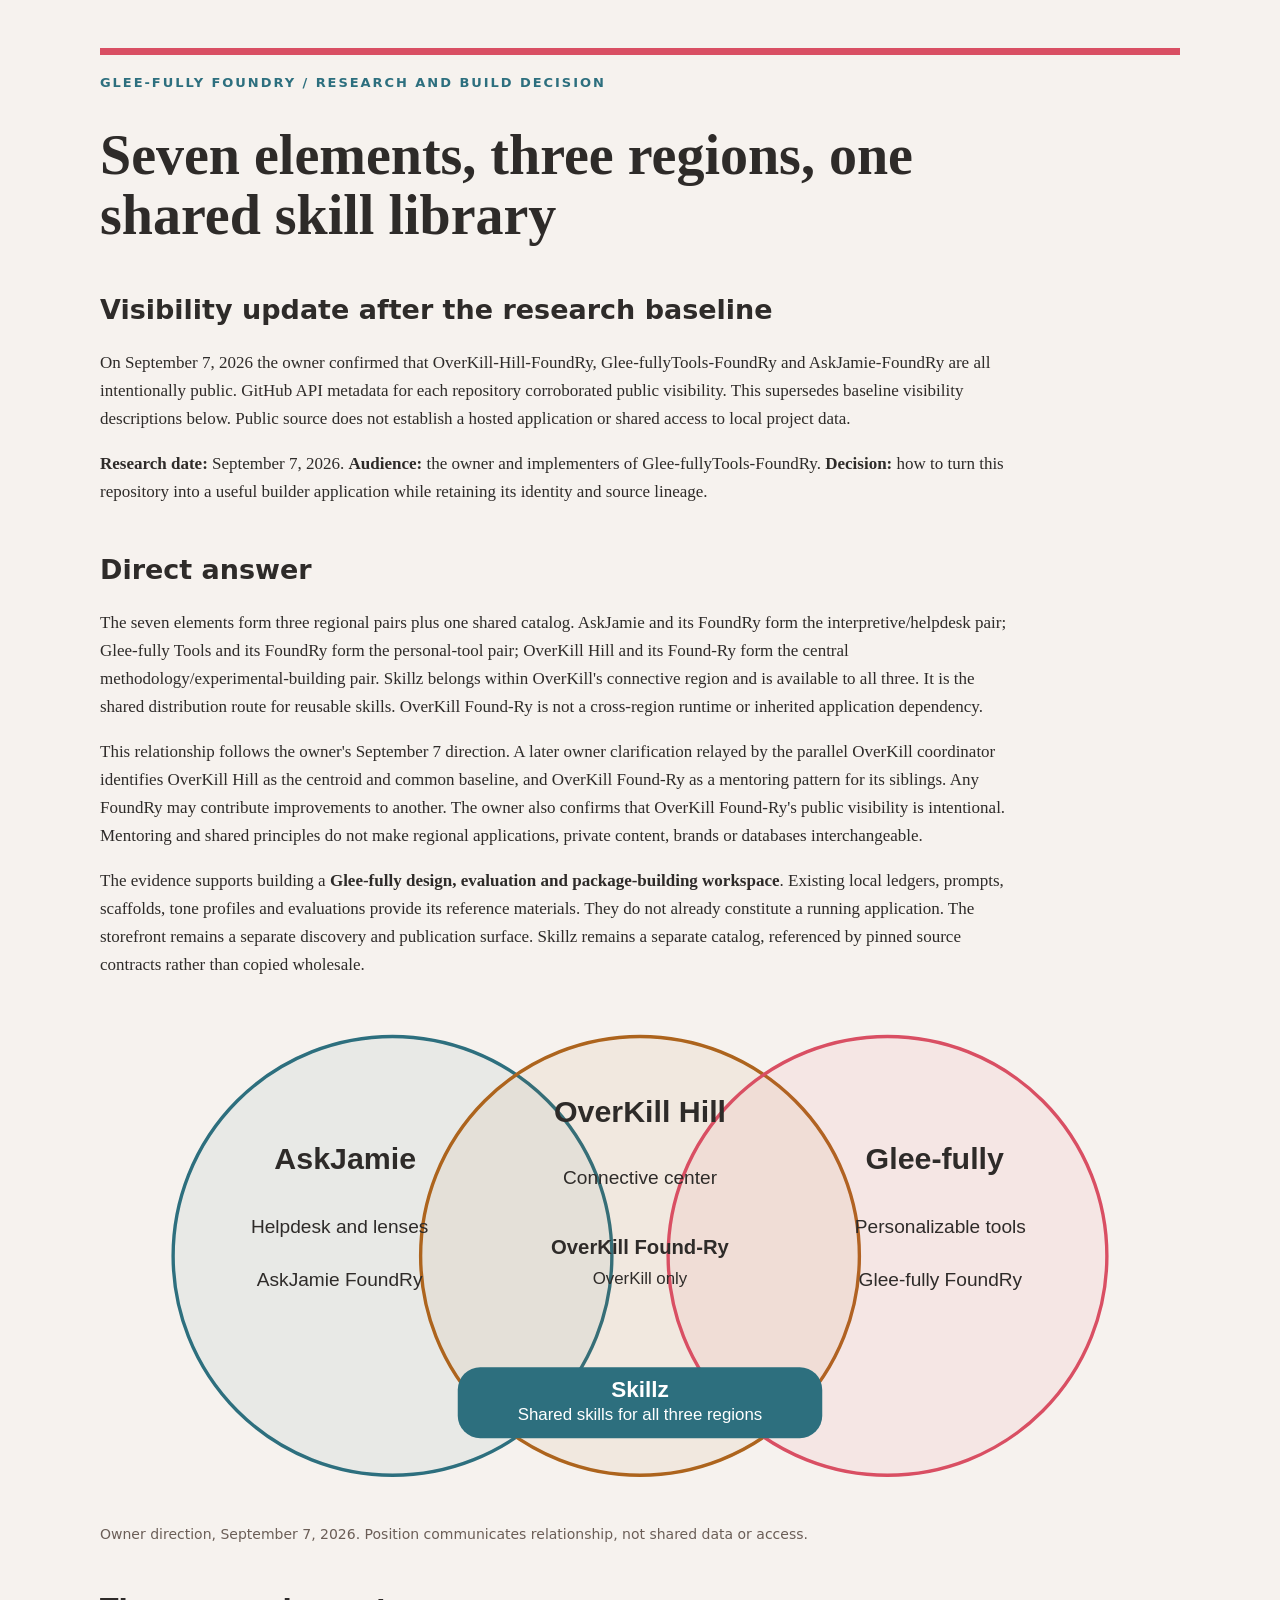
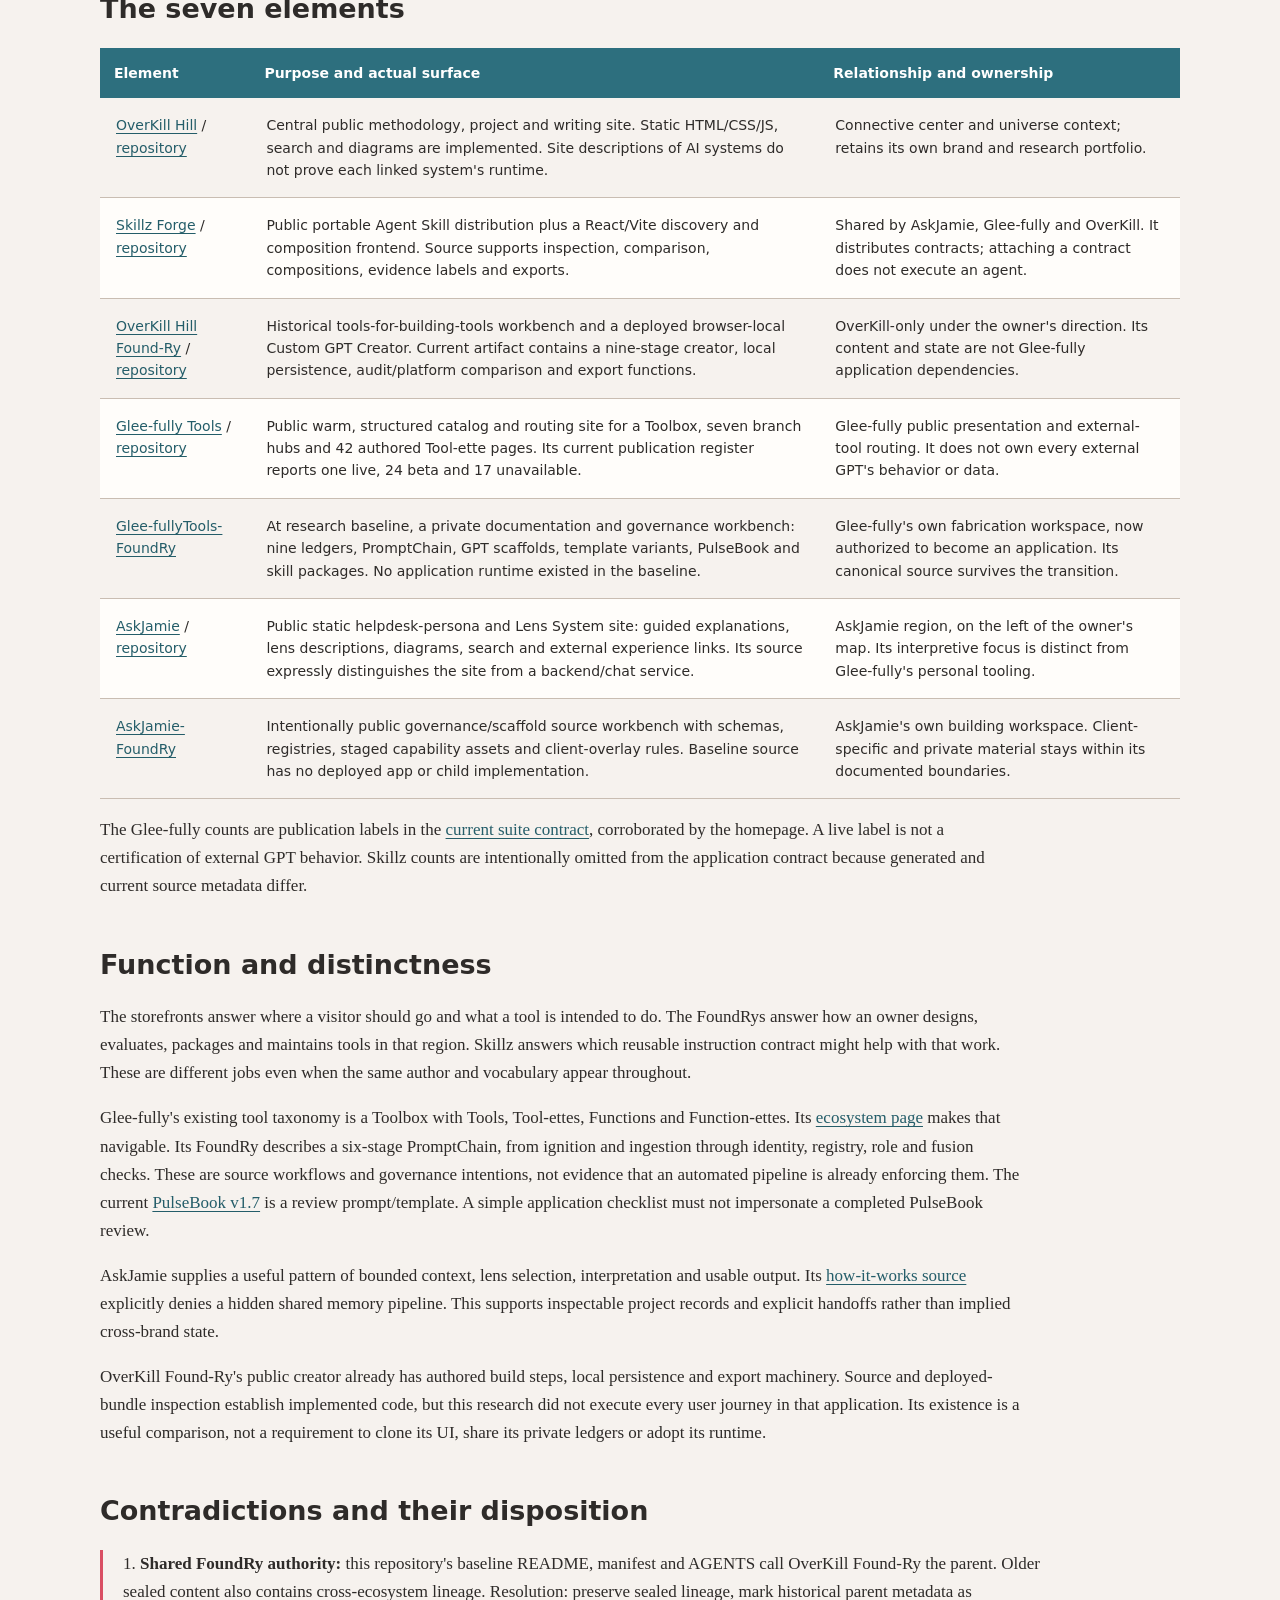
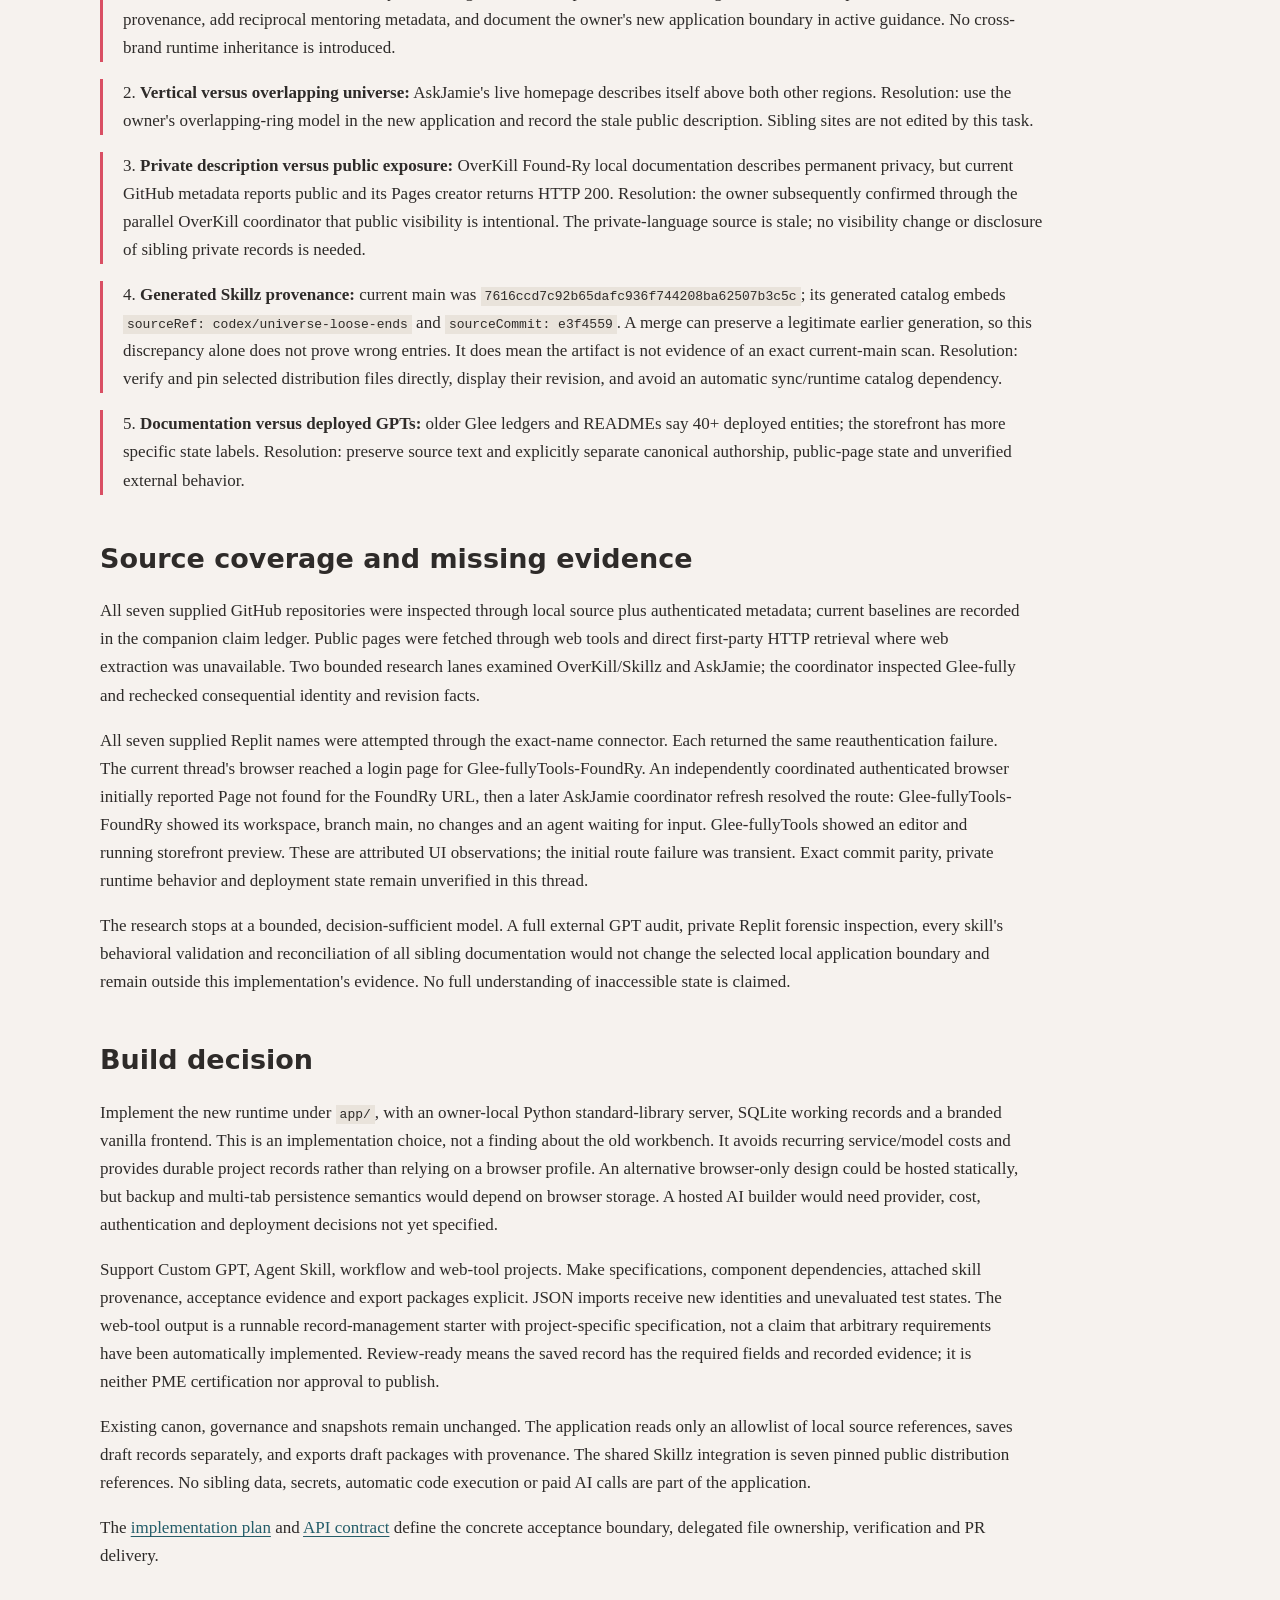
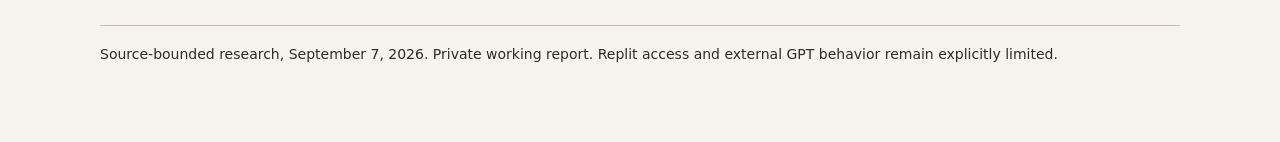
<file: docs/research/okhp3-universe-2026-09-07/report.html>
<!doctype html><html lang="en"><head><meta charset="utf-8"><meta name="viewport" content="width=device-width,initial-scale=1"><title>OKHP3 universe: seven elements and the Glee-fully builder</title><style>body{background:#f6f2ee;color:#2e2b29;font:17px/1.65 Georgia,serif;margin:0}main{max-width:1080px;margin:auto;padding:48px 32px 80px}header{font:700 13px system-ui;letter-spacing:.15em;color:#2d6f7e;text-transform:uppercase;border-top:7px solid #d94f63;padding-top:20px}h1{font-size:clamp(34px,5vw,56px);line-height:1.08;max-width:850px;margin:35px 0}h2{font:700 27px/1.2 system-ui;margin-top:48px}p{max-width:920px}a{color:#245d69;text-decoration-thickness:1px;text-underline-offset:3px}a:focus-visible{outline:3px solid #2d6f7e;outline-offset:3px}code{font:13px ui-monospace,monospace;overflow-wrap:anywhere;background:#e9e3db;padding:2px 4px}figure{margin:35px 0}svg{width:100%;height:auto}figcaption{font:14px/1.5 system-ui;color:#6b5e57}table{width:100%;border-collapse:collapse;font:14px/1.6 system-ui;min-width:700px}th{text-align:left;background:#2d6f7e;color:white;padding:14px}td{border-bottom:1px solid #c9bdb2;padding:16px;vertical-align:top}tr:nth-child(even){background:#fffdfa}.table-wrap{overflow:auto}strong{font-weight:700}.numbered{padding-left:20px;border-left:3px solid #d94f63}footer{font:14px system-ui;margin-top:55px;border-top:1px solid #c9bdb2;padding-top:20px}@media(max-width:600px){main{padding:24px 18px}svg{min-width:660px}figure{overflow:auto}}@media print{body{background:white}main{padding:0;font-size:11pt}h1{font-size:30pt}h2{break-after:avoid}table{min-width:0;font-size:9pt}tr{break-inside:avoid}a{color:inherit}figure{break-inside:avoid}code{font-size:9pt}}</style></head><body><main><header>Glee-fully FoundRy / Research and build decision</header><h1>Seven elements, three regions, one shared skill library</h1><section aria-label="Current visibility"><h2>Visibility update after the research baseline</h2><p>On September 7, 2026 the owner confirmed that OverKill-Hill-FoundRy, Glee-fullyTools-FoundRy and AskJamie-FoundRy are all intentionally public. GitHub API metadata for each repository corroborated public visibility. This supersedes baseline visibility descriptions below. Public source does not establish a hosted application or shared access to local project data.</p></section>
<p><strong>Research date:</strong> September 7, 2026. <strong>Audience:</strong> the owner and implementers of Glee-fullyTools-FoundRy. <strong>Decision:</strong> how to turn this repository into a useful builder application while retaining its identity and source lineage.</p>
<h2>Direct answer</h2>
<p>The seven elements form three regional pairs plus one shared catalog. AskJamie and its FoundRy form the interpretive/helpdesk pair; Glee-fully Tools and its FoundRy form the personal-tool pair; OverKill Hill and its Found-Ry form the central methodology/experimental-building pair. Skillz belongs within OverKill&#x27;s connective region and is available to all three. It is the shared distribution route for reusable skills. OverKill Found-Ry is not a cross-region runtime or inherited application dependency.</p>
<p>This relationship follows the owner&#x27;s September 7 direction. A later owner clarification relayed by the parallel OverKill coordinator identifies OverKill Hill as the centroid and common baseline, and OverKill Found-Ry as a mentoring pattern for its siblings. Any FoundRy may contribute improvements to another. The owner also confirms that OverKill Found-Ry&#x27;s public visibility is intentional. Mentoring and shared principles do not make regional applications, private content, brands or databases interchangeable.</p>
<p>The evidence supports building a <strong>Glee-fully design, evaluation and package-building workspace</strong>. Existing local ledgers, prompts, scaffolds, tone profiles and evaluations provide its reference materials. They do not already constitute a running application. The storefront remains a separate discovery and publication surface. Skillz remains a separate catalog, referenced by pinned source contracts rather than copied wholesale.</p>
<figure><svg viewBox="0 0 960 445" role="img" aria-labelledby="rings-title rings-desc"><title id="rings-title">The owner-defined OKHP3 universe</title><desc id="rings-desc">Three overlapping rings: AskJamie left, OverKill center, Glee-fully right. Each has its own FoundRy. Skillz is shared across the three; OverKill Found-Ry stays exclusively central.</desc><g fill-opacity=".07" stroke-width="3"><circle cx="260" cy="215" r="195" fill="#2d6f7e" stroke="#2d6f7e"/><circle cx="480" cy="215" r="195" fill="#ad641d" stroke="#ad641d"/><circle cx="700" cy="215" r="195" fill="#d94f63" stroke="#d94f63"/></g><g text-anchor="middle" fill="#2e2b29" font-family="sans-serif"><text x="218" y="138" font-size="27" font-weight="700">AskJamie</text><text x="480" y="96" font-size="27" font-weight="700">OverKill Hill</text><text x="742" y="138" font-size="27" font-weight="700">Glee-fully</text><text x="213" y="195" font-size="17">Helpdesk and lenses</text><text x="213" y="242" font-size="17">AskJamie FoundRy</text><text x="480" y="151" font-size="17">Connective center</text><text x="480" y="213" font-size="18" font-weight="700">OverKill Found-Ry</text><text x="480" y="240" font-size="15">OverKill only</text><text x="747" y="195" font-size="17">Personalizable tools</text><text x="747" y="242" font-size="17">Glee-fully FoundRy</text><rect x="318" y="314" width="324" height="63" rx="20" fill="#2d6f7e"/><text x="480" y="340" fill="white" font-size="20" font-weight="700">Skillz</text><text x="480" y="361" fill="white" font-size="15">Shared skills for all three regions</text></g></svg><figcaption>Owner direction, September 7, 2026. Position communicates relationship, not shared data or access.</figcaption></figure><h2>The seven elements</h2>
<div class="table-wrap"><table><thead><tr><th>Element</th><th>Purpose and actual surface</th><th>Relationship and ownership</th></tr></thead><tbody><tr><td><a href="https://overkillhill.com/">OverKill Hill</a> / <a href="https://github.com/OKHP3/OverKill-Hill">repository</a></td><td>Central public methodology, project and writing site. Static HTML/CSS/JS, search and diagrams are implemented. Site descriptions of AI systems do not prove each linked system&#x27;s runtime.</td><td>Connective center and universe context; retains its own brand and research portfolio.</td></tr><tr><td><a href="https://okhp3.github.io/skillz/">Skillz Forge</a> / <a href="https://github.com/OKHP3/skillz">repository</a></td><td>Public portable Agent Skill distribution plus a React/Vite discovery and composition frontend. Source supports inspection, comparison, compositions, evidence labels and exports.</td><td>Shared by AskJamie, Glee-fully and OverKill. It distributes contracts; attaching a contract does not execute an agent.</td></tr><tr><td><a href="https://okhp3.github.io/OverKill-Hill-FoundRy/">OverKill Hill Found-Ry</a> / <a href="https://github.com/OKHP3/OverKill-Hill-FoundRy">repository</a></td><td>Historical tools-for-building-tools workbench and a deployed browser-local Custom GPT Creator. Current artifact contains a nine-stage creator, local persistence, audit/platform comparison and export functions.</td><td>OverKill-only under the owner&#x27;s direction. Its content and state are not Glee-fully application dependencies.</td></tr><tr><td><a href="https://glee-fully.tools/">Glee-fully Tools</a> / <a href="https://github.com/OKHP3/Glee-fullyTools">repository</a></td><td>Public warm, structured catalog and routing site for a Toolbox, seven branch hubs and 42 authored Tool-ette pages. Its current publication register reports one live, 24 beta and 17 unavailable.</td><td>Glee-fully public presentation and external-tool routing. It does not own every external GPT&#x27;s behavior or data.</td></tr><tr><td><a href="https://github.com/OKHP3/Glee-fullyTools-FoundRy">Glee-fullyTools-FoundRy</a></td><td>At research baseline, a private documentation and governance workbench: nine ledgers, PromptChain, GPT scaffolds, template variants, PulseBook and skill packages. No application runtime existed in the baseline.</td><td>Glee-fully&#x27;s own fabrication workspace, now authorized to become an application. Its canonical source survives the transition.</td></tr><tr><td><a href="https://askjamie.bot/">AskJamie</a> / <a href="https://github.com/OKHP3/AskJamie">repository</a></td><td>Public static helpdesk-persona and Lens System site: guided explanations, lens descriptions, diagrams, search and external experience links. Its source expressly distinguishes the site from a backend/chat service.</td><td>AskJamie region, on the left of the owner&#x27;s map. Its interpretive focus is distinct from Glee-fully&#x27;s personal tooling.</td></tr><tr><td><a href="https://github.com/OKHP3/AskJamie-FoundRy">AskJamie-FoundRy</a></td><td>Intentionally public governance/scaffold source workbench with schemas, registries, staged capability assets and client-overlay rules. Baseline source has no deployed app or child implementation.</td><td>AskJamie&#x27;s own building workspace. Client-specific and private material stays within its documented boundaries.</td></tr></tbody></table></div>
<p>The Glee-fully counts are publication labels in the <a href="https://github.com/OKHP3/Glee-fullyTools/blob/4cc42218a32d154c513ffbf80d102f767015a4f4/docs/suite-promise.md">current suite contract</a>, corroborated by the homepage. A live label is not a certification of external GPT behavior. Skillz counts are intentionally omitted from the application contract because generated and current source metadata differ.</p>
<h2>Function and distinctness</h2>
<p>The storefronts answer where a visitor should go and what a tool is intended to do. The FoundRys answer how an owner designs, evaluates, packages and maintains tools in that region. Skillz answers which reusable instruction contract might help with that work. These are different jobs even when the same author and vocabulary appear throughout.</p>
<p>Glee-fully&#x27;s existing tool taxonomy is a Toolbox with Tools, Tool-ettes, Functions and Function-ettes. Its <a href="https://glee-fully.tools/ecosystem/">ecosystem page</a> makes that navigable. Its FoundRy describes a six-stage PromptChain, from ignition and ingestion through identity, registry, role and fusion checks. These are source workflows and governance intentions, not evidence that an automated pipeline is already enforcing them. The current <a href="https://github.com/OKHP3/Glee-fullyTools-FoundRy/blob/a190c026cf9e910fc843eb14562f22c51278947f/evaluation/gpt-pulsebook-evaluation-v1-7.md">PulseBook v1.7</a> is a review prompt/template. A simple application checklist must not impersonate a completed PulseBook review.</p>
<p>AskJamie supplies a useful pattern of bounded context, lens selection, interpretation and usable output. Its <a href="https://github.com/OKHP3/AskJamie/blob/7de1472025b38d7d763a9e5696b7118b482b2fad/how-askjamie-works/index.html">how-it-works source</a> explicitly denies a hidden shared memory pipeline. This supports inspectable project records and explicit handoffs rather than implied cross-brand state.</p>
<p>OverKill Found-Ry&#x27;s public creator already has authored build steps, local persistence and export machinery. Source and deployed-bundle inspection establish implemented code, but this research did not execute every user journey in that application. Its existence is a useful comparison, not a requirement to clone its UI, share its private ledgers or adopt its runtime.</p>
<h2>Contradictions and their disposition</h2>
<p class="numbered">1. <strong>Shared FoundRy authority:</strong> this repository&#x27;s baseline README, manifest and AGENTS call OverKill Found-Ry the parent. Older sealed content also contains cross-ecosystem lineage. Resolution: preserve sealed lineage, mark historical parent metadata as provenance, add reciprocal mentoring metadata, and document the owner&#x27;s new application boundary in active guidance. No cross-brand runtime inheritance is introduced.</p>
<p class="numbered">2. <strong>Vertical versus overlapping universe:</strong> AskJamie&#x27;s live homepage describes itself above both other regions. Resolution: use the owner&#x27;s overlapping-ring model in the new application and record the stale public description. Sibling sites are not edited by this task.</p>
<p class="numbered">3. <strong>Private description versus public exposure:</strong> OverKill Found-Ry local documentation describes permanent privacy, but current GitHub metadata reports public and its Pages creator returns HTTP 200. Resolution: the owner subsequently confirmed through the parallel OverKill coordinator that public visibility is intentional. The private-language source is stale; no visibility change or disclosure of sibling private records is needed.</p>
<p class="numbered">4. <strong>Generated Skillz provenance:</strong> current main was <code>7616ccd7c92b65dafc936f744208ba62507b3c5c</code>; its generated catalog embeds <code>sourceRef: codex/universe-loose-ends</code> and <code>sourceCommit: e3f4559</code>. A merge can preserve a legitimate earlier generation, so this discrepancy alone does not prove wrong entries. It does mean the artifact is not evidence of an exact current-main scan. Resolution: verify and pin selected distribution files directly, display their revision, and avoid an automatic sync/runtime catalog dependency.</p>
<p class="numbered">5. <strong>Documentation versus deployed GPTs:</strong> older Glee ledgers and READMEs say 40+ deployed entities; the storefront has more specific state labels. Resolution: preserve source text and explicitly separate canonical authorship, public-page state and unverified external behavior.</p>
<h2>Source coverage and missing evidence</h2>
<p>All seven supplied GitHub repositories were inspected through local source plus authenticated metadata; current baselines are recorded in the companion claim ledger. Public pages were fetched through web tools and direct first-party HTTP retrieval where web extraction was unavailable. Two bounded research lanes examined OverKill/Skillz and AskJamie; the coordinator inspected Glee-fully and rechecked consequential identity and revision facts.</p>
<p>All seven supplied Replit names were attempted through the exact-name connector. Each returned the same reauthentication failure. The current thread&#x27;s browser reached a login page for Glee-fullyTools-FoundRy. An independently coordinated authenticated browser initially reported Page not found for the FoundRy URL, then a later AskJamie coordinator refresh resolved the route: Glee-fullyTools-FoundRy showed its workspace, branch main, no changes and an agent waiting for input. Glee-fullyTools showed an editor and running storefront preview. These are attributed UI observations; the initial route failure was transient. Exact commit parity, private runtime behavior and deployment state remain unverified in this thread.</p>
<p>The research stops at a bounded, decision-sufficient model. A full external GPT audit, private Replit forensic inspection, every skill&#x27;s behavioral validation and reconciliation of all sibling documentation would not change the selected local application boundary and remain outside this implementation&#x27;s evidence. No full understanding of inaccessible state is claimed.</p>
<h2>Build decision</h2>
<p>Implement the new runtime under <code>app/</code>, with an owner-local Python standard-library server, SQLite working records and a branded vanilla frontend. This is an implementation choice, not a finding about the old workbench. It avoids recurring service/model costs and provides durable project records rather than relying on a browser profile. An alternative browser-only design could be hosted statically, but backup and multi-tab persistence semantics would depend on browser storage. A hosted AI builder would need provider, cost, authentication and deployment decisions not yet specified.</p>
<p>Support Custom GPT, Agent Skill, workflow and web-tool projects. Make specifications, component dependencies, attached skill provenance, acceptance evidence and export packages explicit. JSON imports receive new identities and unevaluated test states. The web-tool output is a runnable record-management starter with project-specific specification, not a claim that arbitrary requirements have been automatically implemented. Review-ready means the saved record has the required fields and recorded evidence; it is neither PME certification nor approval to publish.</p>
<p>Existing canon, governance and snapshots remain unchanged. The application reads only an allowlist of local source references, saves draft records separately, and exports draft packages with provenance. The shared Skillz integration is seven pinned public distribution references. No sibling data, secrets, automatic code execution or paid AI calls are part of the application.</p>
<p>The <a href="../../application/implementation-plan.md">implementation plan</a> and <a href="../../application/api-contract.md">API contract</a> define the concrete acceptance boundary, delegated file ownership, verification and PR delivery.</p><footer>Source-bounded research, September 7, 2026. Private working report. Replit access and external GPT behavior remain explicitly limited.</footer></main></body></html>
</file>
